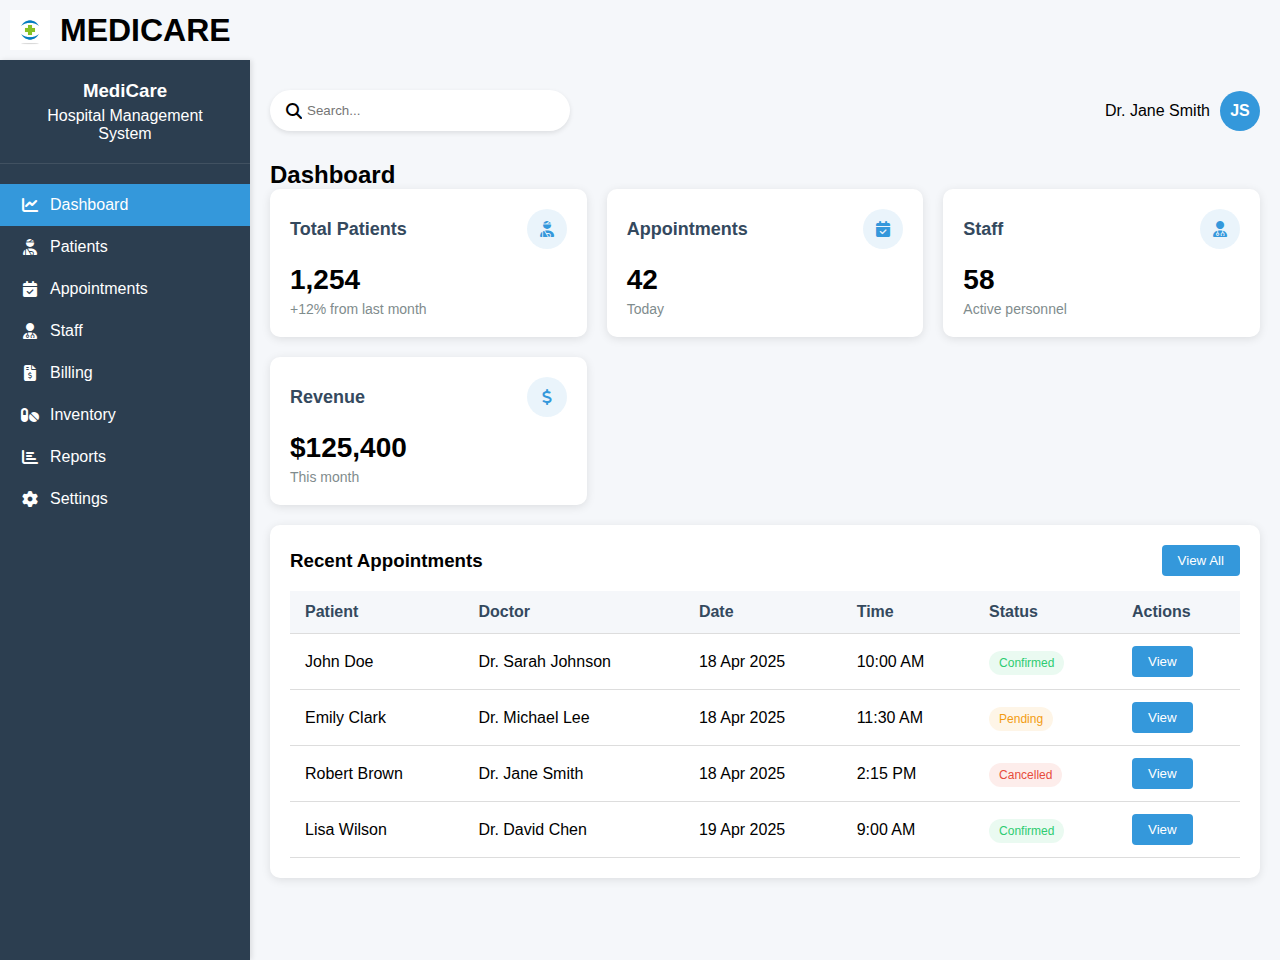
<file: src/main/resources/static/index.html>
<!DOCTYPE html>
<html lang="en">
<head>
    <meta charset="UTF-8">
    <meta name="viewport" content="width=device-width, initial-scale=1.0">
    <title>MediCare - Hospital Management System</title>
    <link rel="icon" type="png" href="image/logo.jpg">
    <link rel="stylesheet" href="style.css">
    <link rel="stylesheet" href="https://cdnjs.cloudflare.com/ajax/libs/font-awesome/6.4.0/css/all.min.css">
</head>
<body>
    <div class="logo-title">
        <img src="image/logo.jpg" alt="Logo">
        <h1>MEDICARE</h1>
      </div>
    <div class="container">
        <!-- Sidebar -->
        <div class="sidebar">
            <div class="sidebar-header">
                
                <h3>MediCare</h3>
                <p>Hospital Management System</p>
            </div>
            <div class="sidebar-menu">
                <div class="menu-item active" data-page="dashboard">
                    <i class="fas fa-chart-line"></i>
                    <span>Dashboard</span>
                </div>
                <div class="menu-item" data-page="patients">
                    <i class="fas fa-user-injured"></i>
                    <span>Patients</span>
                </div>
                <div class="menu-item" data-page="appointments">
                    <i class="fas fa-calendar-check"></i>
                    <span>Appointments</span>
                </div>
                <div class="menu-item" data-page="staff">
                    <i class="fas fa-user-md"></i>
                    <span>Staff</span>
                </div>
                <div class="menu-item" data-page="billing">
                    <i class="fas fa-file-invoice-dollar"></i>
                    <span>Billing</span>
                </div>
                <div class="menu-item" data-page="inventory">
                    <i class="fas fa-pills"></i>
                    <span>Inventory</span>
                </div>
                <div class="menu-item" data-page="reports">
                    <i class="fas fa-chart-bar"></i>
                    <span>Reports</span>
                </div>
                <div class="menu-item">
                    <i class="fas fa-cog"></i>
                    <span>Settings</span>
                </div>
            </div>
        </div>

        <!-- Main Content -->
        <div class="main-content">
            <div class="top-bar">
                <div class="search-bar">
                    <i class="fas fa-search"></i>
                    <input type="text" placeholder="Search...">
                </div>
                <div class="user-profile">
                    <span>Dr. Jane Smith</span>
                    <div class="user-avatar">JS</div>
                </div>
            </div>

            <!-- Dashboard Page -->
            <div id="dashboard-page">
                <h2>Dashboard</h2>
                <div class="dashboard">
                    <div class="card">
                        <div class="card-header">
                            <h3 class="card-title">Total Patients</h3>
                            <div class="card-icon">
                                <i class="fas fa-user-injured"></i>
                            </div>
                        </div>
                        <div class="card-value">1,254</div>
                        <div class="card-label">+12% from last month</div>
                    </div>
                    <div class="card">
                        <div class="card-header">
                            <h3 class="card-title">Appointments</h3>
                            <div class="card-icon">
                                <i class="fas fa-calendar-check"></i>
                            </div>
                        </div>
                        <div class="card-value">42</div>
                        <div class="card-label">Today</div>
                    </div>
                    <div class="card">
                        <div class="card-header">
                            <h3 class="card-title">Staff</h3>
                            <div class="card-icon">
                                <i class="fas fa-user-md"></i>
                            </div>
                        </div>
                        <div class="card-value">58</div>
                        <div class="card-label">Active personnel</div>
                    </div>
                    <div class="card">
                        <div class="card-header">
                            <h3 class="card-title">Revenue</h3>
                            <div class="card-icon">
                                <i class="fas fa-dollar-sign"></i>
                            </div>
                        </div>
                        <div class="card-value">$125,400</div>
                        <div class="card-label">This month</div>
                    </div>
                </div>

                <div class="table-container">
                    <div class="table-header">
                        <h3>Recent Appointments</h3>
                        <button class="btn btn-primary">View All</button>
                    </div>
                    <table>
                        <thead>
                            <tr>
                                <th>Patient</th>
                                <th>Doctor</th>
                                <th>Date</th>
                                <th>Time</th>
                                <th>Status</th>
                                <th>Actions</th>
                            </tr>
                        </thead>
                        <tbody>
                            <tr>
                                <td>John Doe</td>
                                <td>Dr. Sarah Johnson</td>
                                <td>18 Apr 2025</td>
                                <td>10:00 AM</td>
                                <td><span class="status active">Confirmed</span></td>
                                <td>
                                    <button class="btn btn-primary">View</button>
                                </td>
                            </tr>
                            <tr>
                                <td>Emily Clark</td>
                                <td>Dr. Michael Lee</td>
                                <td>18 Apr 2025</td>
                                <td>11:30 AM</td>
                                <td><span class="status pending">Pending</span></td>
                                <td>
                                    <button class="btn btn-primary">View</button>
                                </td>
                            </tr>
                            <tr>
                                <td>Robert Brown</td>
                                <td>Dr. Jane Smith</td>
                                <td>18 Apr 2025</td>
                                <td>2:15 PM</td>
                                <td><span class="status cancelled">Cancelled</span></td>
                                <td>
                                    <button class="btn btn-primary">View</button>
                                </td>
                            </tr>
                            <tr>
                                <td>Lisa Wilson</td>
                                <td>Dr. David Chen</td>
                                <td>19 Apr 2025</td>
                                <td>9:00 AM</td>
                                <td><span class="status active">Confirmed</span></td>
                                <td>
                                    <button class="btn btn-primary">View</button>
                                </td>
                            </tr>
                        </tbody>
                    </table>
                </div>
            </div>

            <!-- Patients Page -->
            <div id="patients-page">
                <div class="top-bar">
                    <h2>Patient Management</h2>
                    <button class="btn btn-primary" id="add-patient-btn">Add New Patient</button>
                </div>

                <div class="form-container" id="patient-form">
                    <h3 class="form-title">Add New Patient</h3>
                    <form id="new-patient-form">
                        <div class="form-row">
                            <div class="form-group">
                                <label for="firstName">First Name</label>
                                <input type="text" id="firstName" class="form-control" required>
                            </div>
                            <div class="form-group">
                                <label for="lastName">Last Name</label>
                                <input type="text" id="lastName" class="form-control" required>
                            </div>
                        </div>
                        <div class="form-row">
                            <div class="form-group">
                                <label for="dob">Date of Birth</label>
                                <input type="date" id="dob" class="form-control" required>
                            </div>
                            <div class="form-group">
                                <label for="gender">Gender</label>
                                <select id="gender" class="form-control" required>
                                    <option value="">Select Gender</option>
                                    <option value="male">Male</option>
                                    <option value="female">Female</option>
                                    <option value="other">Other</option>
                                </select>
                            </div>
                        </div>
                        <div class="form-group">
                            <label for="email">Email</label>
                            <input type="email" id="email" class="form-control" required>
                        </div>
                        <div class="form-group">
                            <label for="phone">Phone</label>
                            <input type="tel" id="phone" class="form-control" required>
                        </div>
                        <div class="form-group">
                            <label for="address">Address</label>
                            <textarea id="address" class="form-control" rows="3" required></textarea>
                        </div>
                        <div class="form-group">
                            <label for="insurance">Insurance Details</label>
                            <input type="text" id="insurance" class="form-control">
                        </div>
                        <div class="btn-container">
                            <button type="button" class="btn btn-danger" id="cancel-patient-btn">Cancel</button>
                            <button type="submit" class="btn btn-primary">Save</button>
                        </div>
                    </form>
                </div>

                <div class="table-container">
                    <table>
                        <thead>
                            <tr>
                                <th>ID</th>
                                <th>Name</th>
                                <th>Age</th>
                                <th>Gender</th>
                                <th>Phone</th>
                                <th>Last Visit</th>
                                <th>Actions</th>
                            </tr>
                        </thead>
                        <tbody>
                            <tr>
                                <td>P001</td>
                                <td>John Doe</td>
                                <td>45</td>
                                <td>Male</td>
                                <td>555-123-4567</td>
                                <td>10 Apr 2025</td>
                                <td>
                                    <button class="btn btn-primary">View</button>
                                    <button class="btn btn-primary">Edit</button>
                                </td>
                            </tr>
                            <tr>
                                <td>P002</td>
                                <td>Emily Clark</td>
                                <td>32</td>
                                <td>Female</td>
                                <td>555-987-6543</td>
                                <td>12 Apr 2025</td>
                                <td>
                                    <button class="btn btn-primary">View</button>
                                    <button class="btn btn-primary">Edit</button>
                                </td>
                            </tr>
                            <tr>
                                <td>P003</td>
                                <td>Robert Brown</td>
                                <td>58</td>
                                <td>Male</td>
                                <td>555-456-7890</td>
                                <td>15 Apr 2025</td>
                                <td>
                                    <button class="btn btn-primary">View</button>
                                    <button class="btn btn-primary">Edit</button>
                                </td>
                            </tr>
                            <tr>
                                <td>P004</td>
                                <td>Lisa Wilson</td>
                                <td>29</td>
                                <td>Female</td>
                                <td>555-789-0123</td>
                                <td>17 Apr 2025</td>
                                <td>
                                    <button class="btn btn-primary">View</button>
                                    <button class="btn btn-primary">Edit</button>
                                </td>
                            </tr>
                        </tbody>
                    </table>
                </div>
            </div>

            <!-- Appointments Page -->
            <div id="appointments-page">
                <h2>Appointments</h2>
                <!-- Appointment content will go here -->
            </div>

            <!-- Staff Page -->
            <div id="staff-page">
                <h2>Staff Management</h2>
                <!-- Staff content will go here -->
            </div>

            <!-- Billing Page -->
            <div id="billing-page">
                <h2>Billing & Payments</h2>
                <!-- Billing content will go here -->
            </div>

            <!-- Inventory Page -->
            <div id="inventory-page">
                <h2>Inventory Management</h2>
                <!-- Inventory content will go here -->
            </div>

            <!-- Reports Page -->
            <div id="reports-page">
                <h2>Reports & Analytics</h2>
                <!-- Reports content will go here -->
            </div>
        </div>
    </div>
    <script src="script.js">
        
    </script>
</body>
</html>
</file>
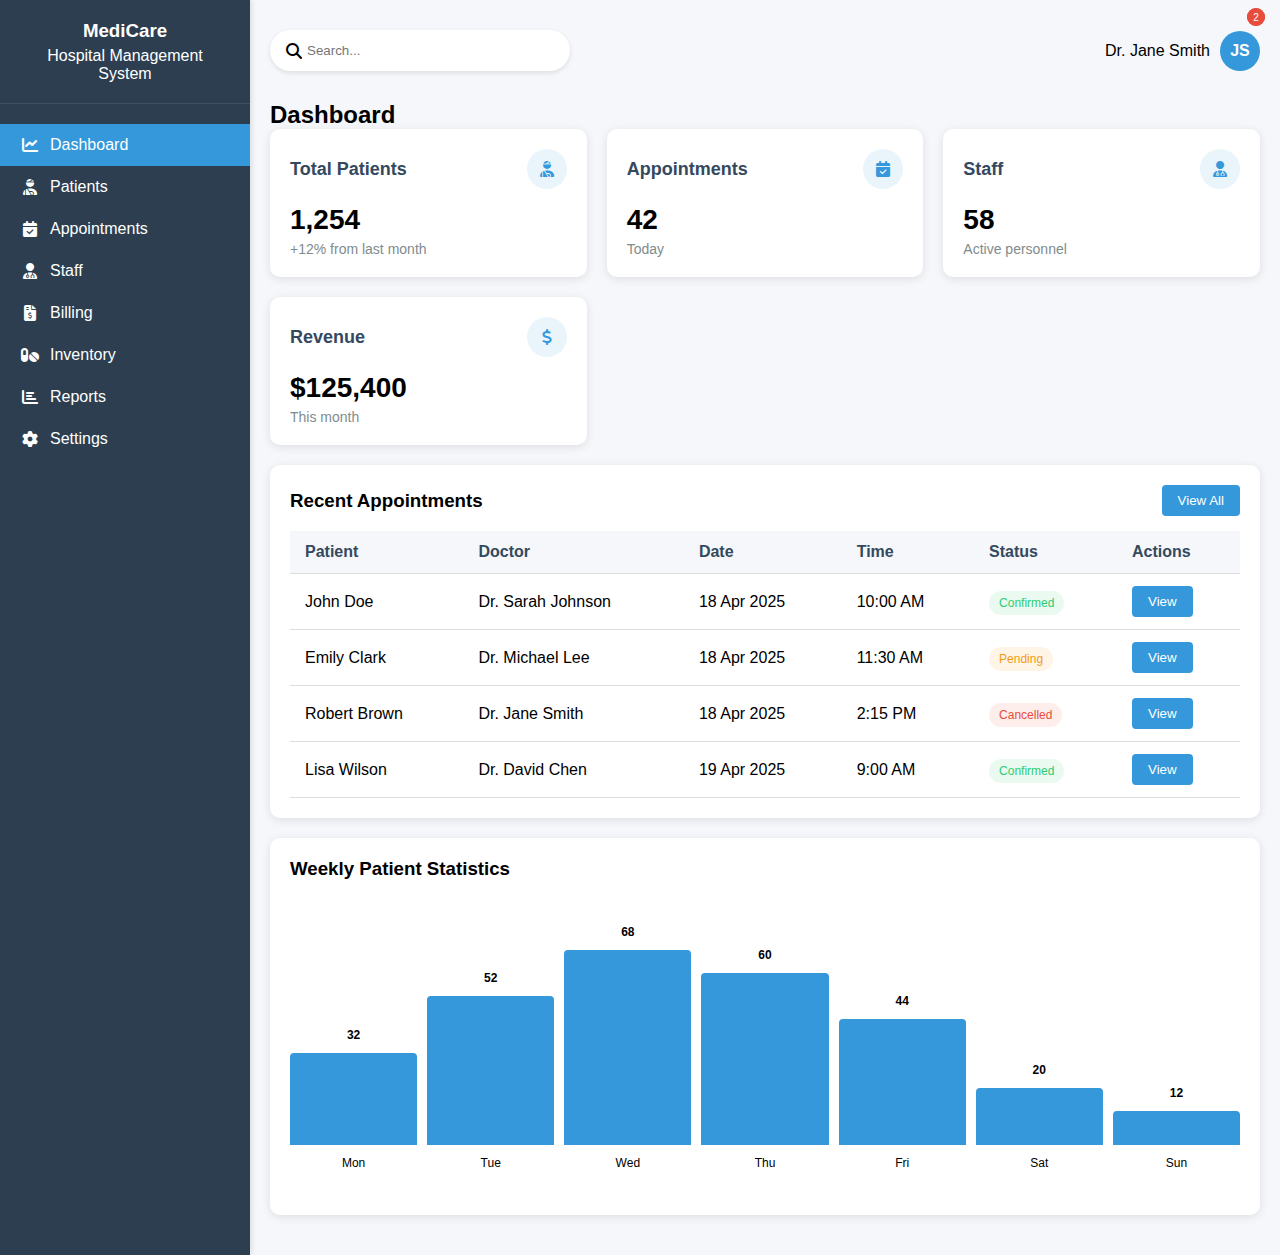
<file: src/main/resources/static/new.html>
<!DOCTYPE html>
<html lang="en">
<head>
    <meta charset="UTF-8">
    <meta name="viewport" content="width=device-width, initial-scale=1.0">
    <title>MediCare - Hospital Management System</title>
    <style>
        :root {
            --primary: #2c3e50;
            --secondary: #3498db;
            --success: #2ecc71;
            --danger: #e74c3c;
            --warning: #f39c12;
            --light: #ecf0f1;
            --dark: #34495e;
            --white: #ffffff;
        }
        
        * {
            margin: 0;
            padding: 0;
            box-sizing: border-box;
            font-family: 'Segoe UI', Tahoma, Geneva, Verdana, sans-serif;
        }
        
        body {
            background-color: #f5f7fa;
        }
        
        .container {
            display: flex;
            min-height: 100vh;
        }
        
        /* Sidebar Styles */
        .sidebar {
            width: 250px;
            background-color: var(--primary);
            color: var(--white);
            transition: all 0.3s;
            box-shadow: 2px 0 5px rgba(0, 0, 0, 0.1);
        }
        
        .sidebar-header {
            padding: 20px;
            text-align: center;
            border-bottom: 1px solid rgba(255, 255, 255, 0.1);
        }
        
        .sidebar-header h3 {
            margin-bottom: 5px;
        }
        
        .sidebar-menu {
            padding: 20px 0;
        }
        
        .menu-item {
            padding: 12px 20px;
            cursor: pointer;
            display: flex;
            align-items: center;
            transition: all 0.3s;
        }
        
        .menu-item:hover {
            background-color: rgba(255, 255, 255, 0.1);
        }
        
        .menu-item.active {
            background-color: var(--secondary);
        }
        
        .menu-item i {
            margin-right: 10px;
            width: 20px;
            text-align: center;
        }
        
        /* Main Content Styles */
        .main-content {
            flex: 1;
            padding: 20px;
            overflow-y: auto;
        }
        
        .top-bar {
            display: flex;
            justify-content: space-between;
            align-items: center;
            padding: 10px 0;
            margin-bottom: 20px;
        }
        
        .search-bar {
            display: flex;
            align-items: center;
            background-color: var(--white);
            border-radius: 24px;
            padding: 8px 16px;
            box-shadow: 0 2px 5px rgba(0, 0, 0, 0.1);
            width: 300px;
        }
        
        .search-bar input {
            border: none;
            outline: none;
            flex: 1;
            padding: 5px;
        }
        
        .user-profile {
            display: flex;
            align-items: center;
            gap: 10px;
        }
        
        .user-avatar {
            width: 40px;
            height: 40px;
            border-radius: 50%;
            background-color: var(--secondary);
            display: flex;
            justify-content: center;
            align-items: center;
            color: var(--white);
            font-weight: bold;
        }
        
        /* Dashboard Cards */
        .dashboard {
            display: grid;
            grid-template-columns: repeat(auto-fill, minmax(300px, 1fr));
            gap: 20px;
            margin-bottom: 20px;
        }
        
        .card {
            background-color: var(--white);
            border-radius: 10px;
            padding: 20px;
            box-shadow: 0 2px 10px rgba(0, 0, 0, 0.1);
        }
        
        .card-header {
            display: flex;
            justify-content: space-between;
            align-items: center;
            margin-bottom: 15px;
        }
        
        .card-title {
            font-size: 18px;
            font-weight: 600;
            color: var(--dark);
        }
        
        .card-icon {
            width: 40px;
            height: 40px;
            border-radius: 50%;
            background-color: rgba(52, 152, 219, 0.1);
            display: flex;
            justify-content: center;
            align-items: center;
            color: var(--secondary);
        }
        
        .card-value {
            font-size: 28px;
            font-weight: 700;
            margin-bottom: 5px;
        }
        
        .card-label {
            color: #7f8c8d;
            font-size: 14px;
        }
        
        /* Tables */
        .table-container {
            background-color: var(--white);
            border-radius: 10px;
            padding: 20px;
            box-shadow: 0 2px 10px rgba(0, 0, 0, 0.1);
            margin-bottom: 20px;
        }
        
        .table-header {
            display: flex;
            justify-content: space-between;
            align-items: center;
            margin-bottom: 15px;
        }
        
        table {
            width: 100%;
            border-collapse: collapse;
        }
        
        th, td {
            padding: 12px 15px;
            text-align: left;
            border-bottom: 1px solid #ddd;
        }
        
        th {
            background-color: #f5f7fa;
            color: var(--dark);
            font-weight: 600;
        }
        
        tr:hover {
            background-color: #f9f9f9;
        }
        
        .status {
            padding: 5px 10px;
            border-radius: 15px;
            font-size: 12px;
            font-weight: 500;
        }
        
        .status.active {
            background-color: rgba(46, 204, 113, 0.1);
            color: var(--success);
        }
        
        .status.pending {
            background-color: rgba(243, 156, 18, 0.1);
            color: var(--warning);
        }
        
        .status.cancelled {
            background-color: rgba(231, 76, 60, 0.1);
            color: var(--danger);
        }
        
        .btn {
            padding: 8px 16px;
            border: none;
            border-radius: 4px;
            cursor: pointer;
            font-weight: 500;
            transition: all 0.3s;
        }
        
        .btn-primary {
            background-color: var(--secondary);
            color: var(--white);
        }
        
        .btn-primary:hover {
            background-color: #2980b9;
        }
        
        .btn-danger {
            background-color: var(--danger);
            color: var(--white);
        }
        
        .btn-danger:hover {
            background-color: #c0392b;
        }
        
        /* Form Styles */
        .form-container {
            background-color: var(--white);
            border-radius: 10px;
            padding: 20px;
            box-shadow: 0 2px 10px rgba(0, 0, 0, 0.1);
            margin-bottom: 20px;
            display: none;
        }
        
        .form-title {
            font-size: 20px;
            font-weight: 600;
            margin-bottom: 20px;
            color: var(--dark);
        }
        
        .form-group {
            margin-bottom: 15px;
        }
        
        .form-group label {
            display: block;
            margin-bottom: 5px;
            font-weight: 500;
            color: var(--dark);
        }
        
        .form-control {
            width: 100%;
            padding: 10px;
            border: 1px solid #ddd;
            border-radius: 4px;
            outline: none;
        }
        
        .form-control:focus {
            border-color: var(--secondary);
        }
        
        .form-row {
            display: flex;
            gap: 15px;
        }
        
        .form-row .form-group {
            flex: 1;
        }
        
        .btn-container {
            display: flex;
            justify-content: flex-end;
            gap: 10px;
            margin-top: 20px;
        }
        
        /* Tabs for subpages */
        .tab-container {
            margin-bottom: 20px;
        }
        
        .tabs {
            display: flex;
            gap: 5px;
            margin-bottom: 15px;
            border-bottom: 1px solid #ddd;
        }
        
        .tab {
            padding: 10px 20px;
            cursor: pointer;
            border-radius: 4px 4px 0 0;
            font-weight: 500;
        }
        
        .tab.active {
            background-color: var(--secondary);
            color: var(--white);
        }
        
        .tab-content {
            display: none;
        }
        
        .tab-content.active {
            display: block;
        }
        
        /* Calendar */
        .calendar {
            background-color: var(--white);
            border-radius: 10px;
            padding: 20px;
            box-shadow: 0 2px 10px rgba(0, 0, 0, 0.1);
            margin-bottom: 20px;
        }
        
        .calendar-header {
            display: flex;
            justify-content: space-between;
            align-items: center;
            margin-bottom: 15px;
        }
        
        .calendar-grid {
            display: grid;
            grid-template-columns: repeat(7, 1fr);
            gap: 5px;
        }
        
        .calendar-day-name {
            text-align: center;
            font-weight: 600;
            padding: 10px;
            background-color: #f5f7fa;
        }
        
        .calendar-day {
            text-align: center;
            padding: 10px;
            border: 1px solid #ddd;
            min-height: 80px;
            position: relative;
        }
        
        .calendar-day:hover {
            background-color: #f9f9f9;
        }
        
        .calendar-day.today {
            background-color: rgba(52, 152, 219, 0.1);
            border-color: var(--secondary);
        }
        
        .calendar-day .date {
            position: absolute;
            top: 5px;
            left: 5px;
            font-weight: 600;
        }
        
        .calendar-day .event {
            margin-top: 20px;
            font-size: 12px;
            background-color: rgba(46, 204, 113, 0.1);
            border-radius: 3px;
            padding: 2px 5px;
            margin-bottom: 2px;
            cursor: pointer;
        }
        
        /* Charts */
        .chart-container {
            background-color: var(--white);
            border-radius: 10px;
            padding: 20px;
            box-shadow: 0 2px 10px rgba(0, 0, 0, 0.1);
            margin-bottom: 20px;
        }
        
        .chart {
            width: 100%;
            height: 300px;
            position: relative;
        }
        
        .bar-chart {
            display: flex;
            align-items: flex-end;
            height: 250px;
            padding-top: 20px;
            gap: 10px;
        }
        
        .bar {
            flex: 1;
            background-color: var(--secondary);
            border-radius: 4px 4px 0 0;
            position: relative;
            transition: all 0.3s;
        }
        
        .bar:hover {
            background-color: #2980b9;
        }
        
        .bar-label {
            position: absolute;
            bottom: -25px;
            left: 0;
            right: 0;
            text-align: center;
            font-size: 12px;
        }
        
        .bar-value {
            position: absolute;
            top: -25px;
            left: 0;
            right: 0;
            text-align: center;
            font-size: 12px;
            font-weight: 600;
        }
        
        .pie-chart {
            width: 200px;
            height: 200px;
            border-radius: 50%;
            background: conic-gradient(
                var(--success) 0% 20%,
                var(--warning) 20% 40%,
                var(--danger) 40% 60%,
                var(--secondary) 60% 100%
            );
            margin: 20px auto;
        }
        
        .legend {
            display: flex;
            flex-wrap: wrap;
            gap: 10px;
            margin-top: 20px;
            justify-content: center;
        }
        
        .legend-item {
            display: flex;
            align-items: center;
            gap: 5px;
            font-size: 14px;
        }
        
        .legend-color {
            width: 15px;
            height: 15px;
            border-radius: 3px;
        }
        
        /* Modal */
        .modal-backdrop {
            position: fixed;
            top: 0;
            left: 0;
            width: 100%;
            height: 100%;
            background-color: rgba(0, 0, 0, 0.5);
            display: none;
            align-items: center;
            justify-content: center;
            z-index: 1000;
        }
        
        .modal {
            background-color: var(--white);
            border-radius: 10px;
            width: 600px;
            max-width: 90%;
            max-height: 90%;
            overflow-y: auto;
            padding: 20px;
            box-shadow: 0 5px 15px rgba(0, 0, 0, 0.3);
        }
        
        .modal-header {
            display: flex;
            justify-content: space-between;
            align-items: center;
            margin-bottom: 15px;
            padding-bottom: 10px;
            border-bottom: 1px solid #ddd;
        }
        
        .modal-title {
            font-size: 18px;
            font-weight: 600;
        }
        
        .modal-close {
            cursor: pointer;
            font-size: 20px;
            color: #7f8c8d;
        }
        
        .modal-body {
            margin-bottom: 15px;
        }
        
        .modal-footer {
            display: flex;
            justify-content: flex-end;
            gap: 10px;
            padding-top: 10px;
            border-top: 1px solid #ddd;
        }
        
        /* Patient Details */
        .patient-details {
            display: grid;
            grid-template-columns: repeat(2, 1fr);
            gap: 15px;
        }
        
        .patient-info {
            margin-bottom: 15px;
        }
        
        .patient-info-title {
            font-weight: 600;
            color: var(--dark);
            margin-bottom: 5px;
        }
        
        .medical-history {
            margin-top: 20px;
        }
        
        .medical-record {
            background-color: #f5f7fa;
            border-radius: 5px;
            padding: 10px;
            margin-bottom: 10px;
        }
        
        .record-date {
            font-size: 12px;
            color: #7f8c8d;
        }
        
        .record-doctor {
            font-weight: 600;
            margin-bottom: 5px;
        }
        
        /* Inventory Items */
        .inventory-grid {
            display: grid;
            grid-template-columns: repeat(auto-fill, minmax(250px, 1fr));
            gap: 20px;
        }
        
        .inventory-item {
            background-color: var(--white);
            border-radius: 10px;
            padding: 15px;
            box-shadow: 0 2px 5px rgba(0, 0, 0, 0.1);
        }
        
        .inventory-item-header {
            display: flex;
            justify-content: space-between;
            margin-bottom: 10px;
        }
        
        .inventory-item-title {
            font-weight: 600;
        }
        
        .inventory-item-category {
            font-size: 12px;
            background-color: rgba(52, 152, 219, 0.1);
            padding: 2px 5px;
            border-radius: 3px;
            color: var(--secondary);
        }
        
        .inventory-item-stock {
            margin-top: 5px;
        }
        
        .inventory-item-status {
            display: flex;
            justify-content: space-between;
            margin-top: 10px;
            font-size: 14px;
        }
        
        .low-stock {
            color: var(--danger);
        }
        
        .in-stock {
            color: var(--success);
        }
        
        /* Patient Management Page */
        #patients-page, #appointments-page, #staff-page, #billing-page, #inventory-page, #reports-page {
            display: none;
        }
        
        #dashboard-page {
            display: block;
        }
        
        /* Notification Badge */
        .badge {
            background-color: var(--danger);
            color: var(--white);
            border-radius: 50%;
            width: 18px;
            height: 18px;
            font-size: 10px;
            display: flex;
            align-items: center;
            justify-content: center;
            position: absolute;
            top: 8px;
            right: 15px;
        }
        
        /* Responsive */
        @media (max-width: 768px) {
            .container {
                flex-direction: column;
            }
            
            .sidebar {
                width: 100%;
                height: auto;
            }
            
            .dashboard {
                grid-template-columns: 1fr;
            }
            
            .form-row {
                flex-direction: column;
                gap: 0;
            }
            
            .search-bar {
                width: 100%;
            }
            
            .patient-details {
                grid-template-columns: 1fr;
            }
            
            .inventory-grid {
                grid-template-columns: 1fr;
            }
        }
    </style>
    <link rel="stylesheet" href="https://cdnjs.cloudflare.com/ajax/libs/font-awesome/6.4.0/css/all.min.css">
</head>
<body>
    <div class="container">
        <!-- Sidebar -->
        <div class="sidebar">
            <div class="sidebar-header">
                <h3>MediCare</h3>
                <p>Hospital Management System</p>
            </div>
            <div class="sidebar-menu">
                <div class="menu-item active" data-page="dashboard">
                    <i class="fas fa-chart-line"></i>
                    <span>Dashboard</span>
                </div>
                <div class="menu-item" data-page="patients">
                    <i class="fas fa-user-injured"></i>
                    <span>Patients</span>
                </div>
                <div class="menu-item" data-page="appointments">
                    <i class="fas fa-calendar-check"></i>
                    <span>Appointments</span>
                    <span class="badge">3</span>
                </div>
                <div class="menu-item" data-page="staff">
                    <i class="fas fa-user-md"></i>
                    <span>Staff</span>
                </div>
                <div class="menu-item" data-page="billing">
                    <i class="fas fa-file-invoice-dollar"></i>
                    <span>Billing</span>
                </div>
                <div class="menu-item" data-page="inventory">
                    <i class="fas fa-pills"></i>
                    <span>Inventory</span>
                    <span class="badge">2</span>
                </div>
                <div class="menu-item" data-page="reports">
                    <i class="fas fa-chart-bar"></i>
                    <span>Reports</span>
                </div>
                <div class="menu-item">
                    <i class="fas fa-cog"></i>
                    <span>Settings</span>
                </div>
            </div>
        </div>

        <!-- Main Content -->
        <div class="main-content">
            <div class="top-bar">
                <div class="search-bar">
                    <i class="fas fa-search"></i>
                    <input type="text" placeholder="Search...">
                </div>
                <div class="user-profile">
                    <span>Dr. Jane Smith</span>
                    <div class="user-avatar">JS</div>
                </div>
            </div>

            <!-- Dashboard Page -->
            <div id="dashboard-page">
                <h2>Dashboard</h2>
                <div class="dashboard">
                    <div class="card">
                        <div class="card-header">
                            <h3 class="card-title">Total Patients</h3>
                            <div class="card-icon">
                                <i class="fas fa-user-injured"></i>
                            </div>
                        </div>
                        <div class="card-value">1,254</div>
                        <div class="card-label">+12% from last month</div>
                    </div>
                    <div class="card">
                        <div class="card-header">
                            <h3 class="card-title">Appointments</h3>
                            <div class="card-icon">
                                <i class="fas fa-calendar-check"></i>
                            </div>
                        </div>
                        <div class="card-value">42</div>
                        <div class="card-label">Today</div>
                    </div>
                    <div class="card">
                        <div class="card-header">
                            <h3 class="card-title">Staff</h3>
                            <div class="card-icon">
                                <i class="fas fa-user-md"></i>
                            </div>
                        </div>
                        <div class="card-value">58</div>
                        <div class="card-label">Active personnel</div>
                    </div>
                    <div class="card">
                        <div class="card-header">
                            <h3 class="card-title">Revenue</h3>
                            <div class="card-icon">
                                <i class="fas fa-dollar-sign"></i>
                            </div>
                        </div>
                        <div class="card-value">$125,400</div>
                        <div class="card-label">This month</div>
                    </div>
                </div>

                <div class="table-container">
                    <div class="table-header">
                        <h3>Recent Appointments</h3>
                        <button class="btn btn-primary">View All</button>
                    </div>
                    <table>
                        <thead>
                            <tr>
                                <th>Patient</th>
                                <th>Doctor</th>
                                <th>Date</th>
                                <th>Time</th>
                                <th>Status</th>
                                <th>Actions</th>
                            </tr>
                        </thead>
                        <tbody>
                            <tr>
                                <td>John Doe</td>
                                <td>Dr. Sarah Johnson</td>
                                <td>18 Apr 2025</td>
                                <td>10:00 AM</td>
                                <td><span class="status active">Confirmed</span></td>
                                <td>
                                    <button class="btn btn-primary view-appointment" data-id="A001">View</button>
                                </td>
                            </tr>
                            <tr>
                                <td>Emily Clark</td>
                                <td>Dr. Michael Lee</td>
                                <td>18 Apr 2025</td>
                                <td>11:30 AM</td>
                                <td><span class="status pending">Pending</span></td>
                                <td>
                                    <button class="btn btn-primary view-appointment" data-id="A002">View</button>
                                </td>
                            </tr>
                            <tr>
                                <td>Robert Brown</td>
                                <td>Dr. Jane Smith</td>
                                <td>18 Apr 2025</td>
                                <td>2:15 PM</td>
                                <td><span class="status cancelled">Cancelled</span></td>
                                <td>
                                    <button class="btn btn-primary view-appointment" data-id="A003">View</button>
                                </td>
                            </tr>
                            <tr>
                                <td>Lisa Wilson</td>
                                <td>Dr. David Chen</td>
                                <td>19 Apr 2025</td>
                                <td>9:00 AM</td>
                                <td><span class="status active">Confirmed</span></td>
                                <td>
                                    <button class="btn btn-primary view-appointment" data-id="A004">View</button>
                                </td>
                            </tr>
                        </tbody>
                    </table>
                </div>

                <div class="chart-container">
                    <div class="table-header">
                        <h3>Weekly Patient Statistics</h3>
                    </div>
                    <div class="chart">
                        <div class="bar-chart">
                            <div class="bar" style="height: 40%;">
                                <div class="bar-value">32</div>
                                <div class="bar-label">Mon</div>
                            </div>
                            <div class="bar" style="height: 65%;">
                                <div class="bar-value">52</div>
                                <div class="bar-label">Tue</div>
                            </div>
                            <div class="bar" style="height: 85%;">
                                <div class="bar-value">68</div>
                                <div class="bar-label">Wed</div>
                            </div>
                            <div class="bar" style="height: 75%;">
                                <div class="bar-value">60</div>
                                <div class="bar-label">Thu</div>
                            </div>
                            <div class="bar" style="height: 55%;">
                                <div class="bar-value">44</div>
                                <div class="bar-label">Fri</div>
                            </div>
                            <div class="bar" style="height: 25%;">
                                <div class="bar-value">20</div>
                                <div class="bar-label">Sat</div>
                            </div>
                            <div class="bar" style="height: 15%;">
                                <div class="bar-value">12</div>
                                <div class="bar-label">Sun</div>
                            </div>
                        </div>
                    </div>
                </div>
            </div>

            <!-- Patients Page -->
            <div id="patients-page">
                <div class="top-bar">
                    <h2>Patient Management</h2>
                    <button class="btn btn-primary" id="add-patient-btn">Add New Patient</button>
                </div>

                <div class="form-container" id="patient-form">
                    <h3 class="form-title">Add New Patient</h3>
                    <form id="new-patient-form">
                        <div class="form-row">
                            <div class="form-group">
                                <label for="firstName">First Name</label>
                                <input type="text" id="firstName" class="form-control" required>
                            </div>
                            <div class="form-group">
                                <label for="lastName">Last Name</label>
                                <input type="text" id="lastName" class="form-control" required>
                            </div>
                        </div>
                        <div class="form-row">
                            <div class="form-group">
                                <label for="dob">Date of Birth</label>
                                <input type="date" id="dob" class="form-control" required>
                            </div>
                            <div class="form-group">
                                <label for="gender">Gender</label>
                                <select id="gender" class="form-control" required>
                                    <option value="">Select Gender</option>
                                    <option value="male">Male</option>
                                    <option value="female">Female</option>
                                    <option value="other">Other</option>
                                </select>
                            </div>
                        </div>
                        <div class="form-group">
                            <label for="email">Email</label>
                            <input type="email" id="email" class="form-control" required>
                        </div>
                        <div class="form-group">
                            <label for="phone">Phone</label>
                            <input type="tel" id="phone" class="form-control" required>
                        </div>
                        <div class="form-group">
                            <label for="address">Address</label>
                            <textarea id="address" class="form-control" rows="3" required></textarea>
                        </div>
                        <div class="form-group">
                            <label for="insurance">Insurance Details</label>
                            <input type="text" id="insurance" class="form-control">
                        </div>
                        <div class="btn-container">
                            <button type="button" class="btn btn-danger" id="cancel-patient-btn">Cancel</button>
                            <button type="submit" class="btn btn-primary">Save</button>
                        </div>
                    </form>
                </div>

                <div class="table-container">
                    <table>
                        <thead>
                            <tr>
                                <th>ID</th>
                                <th>Name</th>
                                <th>Age</th>
                                <th>Gender</th>
                                <th>Phone</th>
                                <th>Last Visit</th>
                                <th>Actions</th>
                            </tr>
                        </thead>
                        <tbody>
                            <tr>
                                <td>P001</td>
                                <td>John Doe</td>
                                <td>45</td>
                                <td>Male</td>
                                <td>555-123-4567</td>
                                <td>10 Apr 2025</td>
                                <td>
                                    <button class="btn btn-primary view-patient" data-id="P001">View</button>
                                    <button class="btn btn-primary edit-patient" data-id="P001">Edit</button>
                                </td>
                            </tr>
                            <tr>
                                <td>P002</td>
                                <td>Emily Clark</td>
                                <td>32</td>
                                <td>Female</td>
                                <td>555-987-6543</td>
                                <td>12 Apr 2025</td>
                                <td>
                                    <button class="btn btn-primary view-patient" data-id="P002">View</button>
                                    <button class="btn btn-primary edit-patient" data-id="P002">Edit</button>
                                </td>
                            </tr>
                            <tr>
                                <td>P003</td>
                                <td>Robert Brown</td>
                                <td>58</td>
                                <td>Male</td>
                                <td>555-456-7890</td>
                                <td>15 Apr 2025</td>
                                <td>
                                    <button class="btn btn-primary view-patient" data-id="P003">View</button>
                                    <button class="btn btn-primary edit-patient" data-id="P003">Edit</button>
                                </td>
                            </tr>
                            <tr>
                                <td>P004</td>
                                <td>Lisa Wilson</td>
                                <td>29</td>
                                <td>Female</td>
                                <td>555-789-0123</td>
                                <td>17 Apr 2025</td>
                                <td>
                                    <button class="btn btn-primary view-patient" data-id="P004">View</button>
                                    <button class="btn btn-primary edit-patient" data-id="P004">Edit</button>
                                </td>
                            </tr>
                        </tbody>
                    </table>
                </div>
                
                <!-- Patient View Modal -->
                <div class="modal-backdrop" id="patient-view-modal">
                    <div class="modal">
                        <div class="modal-header">
                            <h3 class="modal-title">Patient Details</h3>
                            <span class="modal-close">&times;</span>
                        </div>
                        <div class="modal-body">
                            <div class="patient-details">
                                <div class="patient-info">
                                    <div class="patient-info-title">Name</div>
                                    <div id="modal-patient-name">John Doe</div>
                                </div>
                                <div class="patient-info">
                                    <div class="patient-info-title">Patient ID</div>
                                    <div id="modal-patient-id">P001</div>
                                </div>
                                <div class="patient-info">
                                    <div class="patient-info-title">Age</div>
                                    <div id="modal-patient-age">45</div>
                                </div>
                                <div class="patient-info">
                                    <div class="patient-info-title">Gender</div>
                                    <div id="modal-patient-gender">Male</div>
                                </div>
                                <div class="patient-info">
                                    <div class="patient-info-title">Phone</div>
                                    <div id="modal-patient-phone">555-123-4567</div>
                                </div>
                                <div class="patient-info">
                                    <div class="patient-info-title">Email</div>
                                    <div id="modal-patient-email">john.doe@example.com</div>
                                </div>
                                <div class="patient-info">
                                    <div class="patient-info-title">Address</div>
                                    <div id="modal-patient-address">123 Main St, Anytown, USA</div>
                                </div>
                                <div class="patient-info">
                                    <div class="patient-info-title">Insurance</div>
                                    <div id="modal-patient-insurance">Medicare #12345678</div>
                                </div>
                            </div>
                            <div class="medical-history">
                                <h4>Medical History</h4>
                                <div class="medical-record">
                                    <div class="record-date">17 Apr 2025</div>
                                    <div class="record-doctor">Dr. Jane Smith</div>
                                    <div class="record-notes">Regular check-up. Blood pressure: 120/80. Patient reports occasional headaches. Prescribed Paracetamol as needed.</div>
                                </div>
                                <div class="medical-record">
                                    <div class="record-date">12 Mar 2025</div>
                                    <div class="record-doctor">Dr. David Chen</div>
                                    <div class="record-notes">Patient presented with flu symptoms. Prescribed bed rest and Nurofen.</div>
                                </div>
                            </div>
                        </div>
                        <div class="modal-footer">
                            <button class="btn btn-primary">Edit Patient</button>
                            <button class="btn btn-primary">Schedule Appointment</button>
                            <button class="btn btn-danger modal-close-btn">Close</button>
                        </div>
                    </div>
                </div>
            </div>
            <!-- Appointments Page -->
<div id="appointments-page">
    <div class="top-bar">
        <h2>Appointment Management</h2>
        <button class="btn btn-primary" id="add-appointment-btn">Schedule New Appointment</button>
    </div>

    <div class="form-container" id="appointment-form">
        <h3 class="form-title">Schedule New Appointment</h3>
        <form id="new-appointment-form">
            <div class="form-group">
                <label for="patient">Patient</label>
                <select id="patient" class="form-control" required>
                    <option value="">Select Patient</option>
                    <option value="P001">John Doe</option>
                    <option value="P002">Emily Clark</option>
                    <option value="P003">Robert Brown</option>
                    <option value="P004">Lisa Wilson</option>
                </select>
            </div>
            <div class="form-group">
                <label for="doctor">Doctor</label>
                <select id="doctor" class="form-control" required>
                    <option value="">Select Doctor</option>
                    <option value="D001">Dr. Jane Smith</option>
                    <option value="D002">Dr. Sarah Johnson</option>
                    <option value="D003">Dr. Michael Lee</option>
                    <option value="D004">Dr. David Chen</option>
                </select>
            </div>
            <div class="form-row">
                <div class="form-group">
                    <label for="date">Date</label>
                    <input type="date" id="date" class="form-control" required>
                </div>
                <div class="form-group">
                    <label for="time">Time</label>
                    <input type="time" id="time" class="form-control" required>
                </div>
            </div>
            <div class="form-group">
                <label for="reason">Reason for Visit</label>
                <textarea id="reason" class="form-control" rows="3" required></textarea>
            </div>
            <div class="form-group">
                <label for="notes">Additional Notes</label>
                <textarea id="notes" class="form-control" rows="2"></textarea>
            </div>
            <div class="btn-container">
                <button type="button" class="btn btn-danger" id="cancel-appointment-btn">Cancel</button>
                <button type="submit" class="btn btn-primary">Save</button>
            </div>
        </form>
    </div>

    <div class="tab-container">
        <div class="tabs">
            <div class="tab active" data-tab="upcoming">Upcoming</div>
            <div class="tab" data-tab="past">Past</div>
            <div class="tab" data-tab="cancelled">Cancelled</div>
        </div>
        
        <div class="tab-content active" id="upcoming-tab">
            <div class="table-container">
                <table>
                    <thead>
                        <tr>
                            <th>ID</th>
                            <th>Patient</th>
                            <th>Doctor</th>
                            <th>Date</th>
                            <th>Time</th>
                            <th>Status</th>
                            <th>Actions</th>
                        </tr>
                    </thead>
                    <tbody>
                        <tr>
                            <td>A001</td>
                            <td>John Doe</td>
                            <td>Dr. Sarah Johnson</td>
                            <td>18 Apr 2025</td>
                            <td>10:00 AM</td>
                            <td><span class="status active">Confirmed</span></td>
                            <td>
                                <button class="btn btn-primary view-appointment" data-id="A001">View</button>
                                <button class="btn btn-danger cancel-appointment" data-id="A001">Cancel</button>
                            </td>
                        </tr>
                        <tr>
                            <td>A002</td>
                            <td>Emily Clark</td>
                            <td>Dr. Michael Lee</td>
                            <td>18 Apr 2025</td>
                            <td>11:30 AM</td>
                            <td><span class="status pending">Pending</span></td>
                            <td>
                                <button class="btn btn-primary view-appointment" data-id="A002">View</button>
                                <button class="btn btn-danger cancel-appointment" data-id="A002">Cancel</button>
                            </td>
                        </tr>
                        <tr>
                            <td>A004</td>
                            <td>Lisa Wilson</td>
                            <td>Dr. David Chen</td>
                            <td>19 Apr 2025</td>
                            <td>9:00 AM</td>
                            <td><span class="status active">Confirmed</span></td>
                            <td>
                                <button class="btn btn-primary view-appointment" data-id="A004">View</button>
                                <button class="btn btn-danger cancel-appointment" data-id="A004">Cancel</button>
                            </td>
                        </tr>
                    </tbody>
                </table>
            </div>
        </div>
        
        <div class="tab-content" id="past-tab">
            <div class="table-container">
                <table>
                    <thead>
                        <tr>
                            <th>ID</th>
                            <th>Patient</th>
                            <th>Doctor</th>
                            <th>Date</th>
                            <th>Time</th>
                            <th>Status</th>
                            <th>Actions</th>
                        </tr>
                    </thead>
                    <tbody>
                        <tr>
                            <td>A005</td>
                            <td>John Doe</td>
                            <td>Dr. Jane Smith</td>
                            <td>10 Apr 2025</td>
                            <td>2:00 PM</td>
                            <td><span class="status active">Completed</span></td>
                            <td>
                                <button class="btn btn-primary view-appointment" data-id="A005">View</button>
                            </td>
                        </tr>
                        <tr>
                            <td>A006</td>
                            <td>Robert Brown</td>
                            <td>Dr. David Chen</td>
                            <td>11 Apr 2025</td>
                            <td>11:00 AM</td>
                            <td><span class="status active">Completed</span></td>
                            <td>
                                <button class="btn btn-primary view-appointment" data-id="A006">View</button>
                            </td>
                        </tr>
                    </tbody>
                </table>
            </div>
        </div>
        
        <div class="tab-content" id="cancelled-tab">
            <div class="table-container">
                <table>
                    <thead>
                        <tr>
                            <th>ID</th>
                            <th>Patient</th>
                            <th>Doctor</th>
                            <th>Date</th>
                            <th>Time</th>
                            <th>Status</th>
                            <th>Actions</th>
                        </tr>
                    </thead>
                    <tbody>
                        <tr>
                            <td>A003</td>
                            <td>Robert Brown</td>
                            <td>Dr. Jane Smith</td>
                            <td>18 Apr 2025</td>
                            <td>2:15 PM</td>
                            <td><span class="status cancelled">Cancelled</span></td>
                            <td>
                                <button class="btn btn-primary view-appointment" data-id="A003">View</button>
                            </td>
                        </tr>
                    </tbody>
                </table>
            </div>
        </div>
    </div>
    
    <!-- Appointment View Modal -->
    <div class="modal-backdrop" id="appointment-view-modal">
        <div class="modal">
            <div class="modal-header">
                <h3 class="modal-title">Appointment Details</h3>
                <span class="modal-close">&times;</span>
            </div>
            <div class="modal-body">
                <div class="patient-details">
                    <div class="patient-info">
                        <div class="patient-info-title">Appointment ID</div>
                        <div id="modal-appointment-id">A001</div>
                    </div>
                    <div class="patient-info">
                        <div class="patient-info-title">Patient</div>
                        <div id="modal-appointment-patient">John Doe</div>
                    </div>
                    <div class="patient-info">
                        <div class="patient-info-title">Doctor</div>
                        <div id="modal-appointment-doctor">Dr. Sarah Johnson</div>
                    </div>
                    <div class="patient-info">
                        <div class="patient-info-title">Date</div>
                        <div id="modal-appointment-date">18 Apr 2025</div>
                    </div>
                    <div class="patient-info">
                        <div class="patient-info-title">Time</div>
                        <div id="modal-appointment-time">10:00 AM</div>
                    </div>
                    <div class="patient-info">
                        <div class="patient-info-title">Status</div>
                        <div id="modal-appointment-status">Confirmed</div>
                    </div>
                    <div class="patient-info">
                        <div class="patient-info-title">Reason for Visit</div>
                        <div id="modal-appointment-reason">Regular check-up and medication review</div>
                    </div>
                    <div class="patient-info">
                        <div class="patient-info-title">Notes</div>
                        <div id="modal-appointment-notes">Patient has been experiencing occasional headaches</div>
                    </div>
                </div>
            </div>
            <div class="modal-footer">
                <button class="btn btn-primary" id="edit-appointment-btn">Reschedule</button>
                <button class="btn btn-danger" id="cancel-modal-appointment-btn">Cancel Appointment</button>
                <button class="btn btn-danger modal-close-btn">Close</button>
            </div>
        </div>
    </div>
</div>

<!-- Staff Page -->
<div id="staff-page">
    <div class="top-bar">
        <h2>Staff Management</h2>
        <button class="btn btn-primary" id="add-staff-btn">Add New Staff</button>
    </div>

    <div class="form-container" id="staff-form">
        <h3 class="form-title">Add New Staff</h3>
        <form id="new-staff-form">
            <div class="form-row">
                <div class="form-group">
                    <label for="staffFirstName">First Name</label>
                    <input type="text" id="staffFirstName" class="form-control" required>
                </div>
                <div class="form-group">
                    <label for="staffLastName">Last Name</label>
                    <input type="text" id="staffLastName" class="form-control" required>
                </div>
            </div>
            <div class="form-group">
                <label for="staffRole">Role</label>
                <select id="staffRole" class="form-control" required>
                    <option value="">Select Role</option>
                    <option value="doctor">Doctor</option>
                    <option value="nurse">Nurse</option>
                    <option value="receptionist">Receptionist</option>
                    <option value="admin">Administrator</option>
                    <option value="lab">Lab Technician</option>
                </select>
            </div>
            <div class="form-group">
                <label for="staffSpecialty">Specialty</label>
                <select id="staffSpecialty" class="form-control">
                    <option value="">Select Specialty (if applicable)</option>
                    <option value="cardiology">Cardiology</option>
                    <option value="neurology">Neurology</option>
                    <option value="pediatrics">Pediatrics</option>
                    <option value="orthopedics">Orthopedics</option>
                    <option value="gynecology">Gynecology</option>
                    <option value="dermatology">Dermatology</option>
                </select>
            </div>
            <div class="form-row">
                <div class="form-group">
                    <label for="staffEmail">Email</label>
                    <input type="email" id="staffEmail" class="form-control" required>
                </div>
                <div class="form-group">
                    <label for="staffPhone">Phone</label>
                    <input type="tel" id="staffPhone" class="form-control" required>
                </div>
            </div>
            <div class="form-group">
                <label for="staffAddress">Address</label>
                <textarea id="staffAddress" class="form-control" rows="2" required></textarea>
            </div>
            <div class="form-row">
                <div class="form-group">
                    <label for="staffJoinDate">Join Date</label>
                    <input type="date" id="staffJoinDate" class="form-control" required>
                </div>
                <div class="form-group">
                    <label for="staffStatus">Status</label>
                    <select id="staffStatus" class="form-control" required>
                        <option value="active">Active</option>
                        <option value="onLeave">On Leave</option>
                        <option value="terminated">Terminated</option>
                    </select>
                </div>
            </div>
            <div class="btn-container">
                <button type="button" class="btn btn-danger" id="cancel-staff-btn">Cancel</button>
                <button type="submit" class="btn btn-primary">Save</button>
            </div>
        </form>
    </div>

    <div class="table-container">
        <table>
            <thead>
                <tr>
                    <th>ID</th>
                    <th>Name</th>
                    <th>Role</th>
                    <th>Specialty</th>
                    <th>Email</th>
                    <th>Phone</th>
                    <th>Status</th>
                    <th>Actions</th>
                </tr>
            </thead>
            <tbody>
                <tr>
                    <td>D001</td>
                    <td>Dr. Jane Smith</td>
                    <td>Doctor</td>
                    <td>Cardiology</td>
                    <td>jane.smith@medicare.com</td>
                    <td>555-111-2222</td>
                    <td><span class="status active">Active</span></td>
                    <td>
                        <button class="btn btn-primary view-staff" data-id="D001">View</button>
                        <button class="btn btn-primary edit-staff" data-id="D001">Edit</button>
                    </td>
                </tr>
                <tr>
                    <td>D002</td>
                    <td>Dr. Sarah Johnson</td>
                    <td>Doctor</td>
                    <td>Neurology</td>
                    <td>sarah.johnson@medicare.com</td>
                    <td>555-222-3333</td>
                    <td><span class="status active">Active</span></td>
                    <td>
                        <button class="btn btn-primary view-staff" data-id="D002">View</button>
                        <button class="btn btn-primary edit-staff" data-id="D002">Edit</button>
                    </td>
                </tr>
                <tr>
                    <td>N001</td>
                    <td>Amanda Torres</td>
                    <td>Nurse</td>
                    <td>-</td>
                    <td>amanda.torres@medicare.com</td>
                    <td>555-333-4444</td>
                    <td><span class="status active">Active</span></td>
                    <td>
                        <button class="btn btn-primary view-staff" data-id="N001">View</button>
                        <button class="btn btn-primary edit-staff" data-id="N001">Edit</button>
                    </td>
                </tr>
                <tr>
                    <td>N002</td>
                    <td>Mark Wilson</td>
                    <td>Nurse</td>
                    <td>-</td>
                    <td>mark.wilson@medicare.com</td>
                    <td>555-444-5555</td>
                    <td><span class="status pending">On Leave</span></td>
                    <td>
                        <button class="btn btn-primary view-staff" data-id="N002">View</button>
                        <button class="btn btn-primary edit-staff" data-id="N002">Edit</button>
                    </td>
                </tr>
            </tbody>
        </table>
    </div>
    
    <!-- Staff View Modal -->
    <div class="modal-backdrop" id="staff-view-modal">
        <div class="modal">
            <div class="modal-header">
                <h3 class="modal-title">Staff Details</h3>
                <span class="modal-close">&times;</span>
            </div>
            <div class="modal-body">
                <div class="patient-details">
                    <div class="patient-info">
                        <div class="patient-info-title">Staff ID</div>
                        <div id="modal-staff-id">D001</div>
                    </div>
                    <div class="patient-info">
                        <div class="patient-info-title">Name</div>
                        <div id="modal-staff-name">Dr. Jane Smith</div>
                    </div>
                    <div class="patient-info">
                        <div class="patient-info-title">Role</div>
                        <div id="modal-staff-role">Doctor</div>
                    </div>
                    <div class="patient-info">
                        <div class="patient-info-title">Specialty</div>
                        <div id="modal-staff-specialty">Cardiology</div>
                    </div>
                    <div class="patient-info">
                        <div class="patient-info-title">Email</div>
                        <div id="modal-staff-email">jane.smith@medicare.com</div>
                    </div>
                    <div class="patient-info">
                        <div class="patient-info-title">Phone</div>
                        <div id="modal-staff-phone">555-111-2222</div>
                    </div>
                    <div class="patient-info">
                        <div class="patient-info-title">Address</div>
                        <div id="modal-staff-address">456 Oak Ave, Anytown, USA</div>
                    </div>
                    <div class="patient-info">
                        <div class="patient-info-title">Join Date</div>
                        <div id="modal-staff-joindate">15 Jan 2022</div>
                    </div>
                    <div class="patient-info">
                        <div class="patient-info-title">Status</div>
                        <div id="modal-staff-status">Active</div>
                    </div>
                </div>

                <div class="medical-history">
                    <h4>Schedule</h4>
                    <div class="table-container">
                        <table>
                            <thead>
                                <tr>
                                    <th>Day</th>
                                    <th>Start Time</th>
                                    <th>End Time</th>
                                </tr>
                            </thead>
                            <tbody>
                                <tr>
                                    <td>Monday</td>
                                    <td>9:00 AM</td>
                                    <td>5:00 PM</td>
                                </tr>
                                <tr>
                                    <td>Tuesday</td>
                                    <td>9:00 AM</td>
                                    <td>5:00 PM</td>
                                </tr>
                                <tr>
                                    <td>Wednesday</td>
                                    <td>9:00 AM</td>
                                    <td>5:00 PM</td>
                                </tr>
                                <tr>
                                    <td>Thursday</td>
                                    <td>9:00 AM</td>
                                    <td>5:00 PM</td>
                                </tr>
                                <tr>
                                    <td>Friday</td>
                                    <td>9:00 AM</td>
                                    <td>3:00 PM</td>
                                </tr>
                            </tbody>
                        </table>
                    </div>
                </div>
            </div>
            <div class="modal-footer">
                <button class="btn btn-primary">Edit Staff</button>
                <button class="btn btn-primary">View Appointments</button>
                <button class="btn btn-danger modal-close-btn">Close</button>
            </div>
        </div>
    </div>
</div>

<!-- Billing Page -->
<div id="billing-page">
    <div class="top-bar">
        <h2>Billing Management</h2>
        <button class="btn btn-primary" id="add-bill-btn">Create New Invoice</button>
    </div>

    <div class="form-container" id="billing-form">
        <h3 class="form-title">Create New Invoice</h3>
        <form id="new-billing-form">
            <div class="form-row">
                <div class="form-group">
                    <label for="billPatient">Patient</label>
                    <select id="billPatient" class="form-control" required>
                        <option value="">Select Patient</option>
                        <option value="P001">John Doe</option>
                        <option value="P002">Emily Clark</option>
                        <option value="P003">Robert Brown</option>
                        <option value="P004">Lisa Wilson</option>
                    </select>
                </div>
                <div class="form-group">
                    <label for="billDate">Invoice Date</label>
                    <input type="date" id="billDate" class="form-control" required>
                </div>
            </div>
            <div class="form-group">
                <label>Services</label>
                <div id="services-container">
                    <div class="form-row service-row">
                        <div class="form-group" style="flex: 2;">
                            <select class="form-control service-select" required>
                                <option value="">Select Service</option>
                                <option value="consultation">Consultation</option>
                                <option value="labTest">Lab Test</option>
                                <option value="xray">X-Ray</option>
                                <option value="surgery">Surgery</option>
                                <option value="medication">Medication</option>
                            </select>
                        </div>
                        <div class="form-group" style="flex: 1;">
                            <input type="number" class="form-control service-quantity" placeholder="Quantity" min="1" value="1" required>
                        </div>
                        <div class="form-group" style="flex: 1;">
                            <input type="number" class="form-control service-price" placeholder="Price" min="0" step="0.01" required>
                        </div>
                        <div class="form-group" style="flex: 0.5;">
                            <button type="button" class="btn btn-danger remove-service">&times;</button>
                        </div>
                    </div>
                </div>
                <button type="button" class="btn btn-primary" id="add-service-btn">Add Service</button>
            </div>
            <div class="form-row">
                <div class="form-group">
                    <label for="billSubtotal">Subtotal</label>
                    <input type="text" id="billSubtotal" class="form-control" readonly>
                </div>
                <div class="form-group">
                    <label for="billTax">Tax (10%)</label>
                    <input type="text" id="billTax" class="form-control" readonly>
                </div>
                <div class="form-group">
                    <label for="billTotal">Total</label>
                    <input type="text" id="billTotal" class="form-control" readonly>
                </div>
            </div>
            <div class="form-group">
                <label for="billNotes">Notes</label>
                <textarea id="billNotes" class="form-control" rows="2"></textarea>
            </div>
            <div class="btn-container">
                <button type="button" class="btn btn-danger" id="cancel-bill-btn">Cancel</button>
                <button type="submit" class="btn btn-primary">Save</button>
            </div>
        </form>
    </div>

    <div class="tab-container">
        <div class="tabs">
            <div class="tab active" data-tab="unpaid">Unpaid</div>
            <div class="tab" data-tab="paid">Paid</div>
            <div class="tab" data-tab="all-bills">All Invoices</div>
        </div>
        
        <div class="tab-content active" id="unpaid-tab">
            <div class="table-container">
                <table>
                    <thead>
                        <tr>
                            <th>Invoice #</th>
                            <th>Patient</th>
                            <th>Date</th>
                            <th>Amount</th>
                            <th>Status</th>
                            <th>Actions</th>
                        </tr>
                    </thead>
                    <tbody>
                        <tr>
                            <td>INV-2025-042</td>
                            <td>John Doe</td>
                            <td>15 Apr 2025</td>
                            <td>$345.50</td>
                            <td><span class="status pending">Unpaid</span></td>
                            <td>
                                <button class="btn btn-primary view-bill" data-id="INV-2025-042">View</button>
                                <button class="btn btn-primary mark-paid" data-id="INV-2025-042">Mark Paid</button>
                            </td>
                        </tr>
                        <tr>
                            <td>INV-2025-043</td>
                            <td>Emily Clark</td>
                            <td>16 Apr 2025</td>
                            <td>$180.00</td>
                            <td><span class="status pending">Unpaid</span></td>
                            <td>
                                <button class="btn btn-primary view-bill" data-id="INV-2025-043">View</button>
                                <button class="btn btn-primary mark-paid" data-id="INV-2025-043">Mark Paid</button>
                            </td>
                        </tr>
                    </tbody>
                </table>
            </div>
        </div>
        
        <div class="tab-content" id="paid-tab">
            <div class="table-container">
                <table>
                    <thead>
                        <tr>
                            <th>Invoice #</th>
                            <th>Patient</th>
                            <th>Date</th>
                            <th>Amount</th>
                            <th>Payment Date</th>
                            <th>Actions</th>
                        </tr>
                    </thead>
                    <tbody>
                        <tr>
                            <td>INV-2025-040</td>
                            <td>Robert Brown</td>
                            <td>10 Apr 2025</td>
                            <td>$520.75</td>
                            <td>12 Apr 2025</td>
                            <td>
                                <button class="btn btn-primary view-bill" data-id="INV-2025-040">View</button>
                            </td>
                        </tr>
                        <tr>
                            <td>INV-2025-041</td>
                            <td>Lisa Wilson</td>
                            <td>12 Apr 2025</td>
                            <td>$125.00</td>
                            <td>12 Apr 2025</td>
                            <td>
                                <button class="btn btn-primary view-bill" data-id="INV-2025-041">View</button>
                            </td>
                        </tr>
                    </tbody>
                </table>
            </div>
        </div>
        
        <div class="tab-content" id="all-bills-tab">
            <div class="table-container">
                <table>
                    <thead>
                        <tr>
                            <th>Invoice #</th>
                            <th>Patient</th>
                            <th>Date</th>
                            <th>Amount</th>
                            <th>Status</th>
                            <th>Actions</th>
                        </tr>
                    </thead>
                    <tbody>
                        <tr>
                            <td>INV-2025-040</td>
                            <td>Robert Brown</td>
                            <td>10 Apr 2025</td>
                            <td>$520.75</td>
                            <td><span class="status active">Paid</span></td>
                            <td>
                                <button class="btn btn-primary view-bill" data-id="INV-2025-040">View</button>
                            </td>
                        </tr>
                        <tr>
                            <td>INV-2025-041</td>
                            <td>Lisa Wilson</td>
                            <td>12 Apr 2025</td>
                            <td>$125.00</td>
                            <td><span class="status active">Paid</span></td>
                            <td>
                                <button class="btn btn-primary view-bill" data-id="INV-2025-041">View</button>
                            </td>
                        </tr>
                        <tr>
                            <td>INV-2025-042</td>
                            <td>John Doe</td>
                            <td>15 Apr 2025</td>
                            <td>$345.50</td>
                            <td><span class="status pending">Unpaid</span></td>
                            <td>
                                <button class="btn btn-primary view-bill" data-id="INV-2025-042">View</button>
                            </td>
                        </tr>
                        <tr>
                            <td>INV-2025-043</td>
</file>
<file: src/main/resources/static/style.css>
:root {
    --primary: #2c3e50;
    --secondary: #3498db;
    --success: #2ecc71;
    --danger: #e74c3c;
    --warning: #f39c12;
    --light: #ecf0f1;
    --dark: #34495e;
    --white: #ffffff;
}

* {
    margin: 0;
    padding: 0;
    box-sizing: border-box;
    font-family: 'Segoe UI', Tahoma, Geneva, Verdana, sans-serif;
}

.logo-title {
display: flex;
align-items: center;
gap: 10px;
padding: 10px;
font-family: sans-serif;
}
.logo-title img {
height: 40px;
}

body {
    background-color: #f5f7fa;
}

.container {
    display: flex;
    min-height: 100vh;
}

/* Sidebar Styles */
.sidebar {
    width: 250px;
    background-color: var(--primary);
    color: var(--white);
    transition: all 0.3s;
    box-shadow: 2px 0 5px rgba(0, 0, 0, 0.1);
}

.sidebar-header {
    padding: 20px;
    text-align: center;
    border-bottom: 1px solid rgba(255, 255, 255, 0.1);
}

.sidebar-header h3 {
    margin-bottom: 5px;
}

.sidebar-menu {
    padding: 20px 0;
}

.menu-item {
    padding: 12px 20px;
    cursor: pointer;
    display: flex;
    align-items: center;
    transition: all 0.3s;
}

.menu-item:hover {
    background-color: rgba(255, 255, 255, 0.1);
}

.menu-item.active {
    background-color: var(--secondary);
}

.menu-item i {
    margin-right: 10px;
    width: 20px;
    text-align: center;
}

/* Main Content Styles */
.main-content {
    flex: 1;
    padding: 20px;
    overflow-y: auto;
}

.top-bar {
    display: flex;
    justify-content: space-between;
    align-items: center;
    padding: 10px 0;
    margin-bottom: 20px;
}

.search-bar {
    display: flex;
    align-items: center;
    background-color: var(--white);
    border-radius: 24px;
    padding: 8px 16px;
    box-shadow: 0 2px 5px rgba(0, 0, 0, 0.1);
    width: 300px;
}

.search-bar input {
    border: none;
    outline: none;
    flex: 1;
    padding: 5px;
}

.user-profile {
    display: flex;
    align-items: center;
    gap: 10px;
}

.user-avatar {
    width: 40px;
    height: 40px;
    border-radius: 50%;
    background-color: var(--secondary);
    display: flex;
    justify-content: center;
    align-items: center;
    color: var(--white);
    font-weight: bold;
}

/* Dashboard Cards */
.dashboard {
    display: grid;
    grid-template-columns: repeat(auto-fill, minmax(300px, 1fr));
    gap: 20px;
    margin-bottom: 20px;
}

.card {
    background-color: var(--white);
    border-radius: 10px;
    padding: 20px;
    box-shadow: 0 2px 10px rgba(0, 0, 0, 0.1);
}

.card-header {
    display: flex;
    justify-content: space-between;
    align-items: center;
    margin-bottom: 15px;
}

.card-title {
    font-size: 18px;
    font-weight: 600;
    color: var(--dark);
}

.card-icon {
    width: 40px;
    height: 40px;
    border-radius: 50%;
    background-color: rgba(52, 152, 219, 0.1);
    display: flex;
    justify-content: center;
    align-items: center;
    color: var(--secondary);
}

.card-value {
    font-size: 28px;
    font-weight: 700;
    margin-bottom: 5px;
}

.card-label {
    color: #7f8c8d;
    font-size: 14px;
}

/* Tables */
.table-container {
    background-color: var(--white);
    border-radius: 10px;
    padding: 20px;
    box-shadow: 0 2px 10px rgba(0, 0, 0, 0.1);
    margin-bottom: 20px;
}

.table-header {
    display: flex;
    justify-content: space-between;
    align-items: center;
    margin-bottom: 15px;
}

table {
    width: 100%;
    border-collapse: collapse;
}

th, td {
    padding: 12px 15px;
    text-align: left;
    border-bottom: 1px solid #ddd;
}

th {
    background-color: #f5f7fa;
    color: var(--dark);
    font-weight: 600;
}

tr:hover {
    background-color: #f9f9f9;
}

.status {
    padding: 5px 10px;
    border-radius: 15px;
    font-size: 12px;
    font-weight: 500;
}

.status.active {
    background-color: rgba(46, 204, 113, 0.1);
    color: var(--success);
}

.status.pending {
    background-color: rgba(243, 156, 18, 0.1);
    color: var(--warning);
}

.status.cancelled {
    background-color: rgba(231, 76, 60, 0.1);
    color: var(--danger);
}

.btn {
    padding: 8px 16px;
    border: none;
    border-radius: 4px;
    cursor: pointer;
    font-weight: 500;
    transition: all 0.3s;
}

.btn-primary {
    background-color: var(--secondary);
    color: var(--white);
}

.btn-primary:hover {
    background-color: #2980b9;
}

.btn-danger {
    background-color: var(--danger);
    color: var(--white);
}

.btn-danger:hover {
    background-color: #c0392b;
}

/* Form Styles */
.form-container {
    background-color: var(--white);
    border-radius: 10px;
    padding: 20px;
    box-shadow: 0 2px 10px rgba(0, 0, 0, 0.1);
    margin-bottom: 20px;
    display: none;
}

.form-title {
    font-size: 20px;
    font-weight: 600;
    margin-bottom: 20px;
    color: var(--dark);
}

.form-group {
    margin-bottom: 15px;
}

.form-group label {
    display: block;
    margin-bottom: 5px;
    font-weight: 500;
    color: var(--dark);
}

.form-control {
    width: 100%;
    padding: 10px;
    border: 1px solid #ddd;
    border-radius: 4px;
    outline: none;
}

.form-control:focus {
    border-color: var(--secondary);
}

.form-row {
    display: flex;
    gap: 15px;
}

.form-row .form-group {
    flex: 1;
}

.btn-container {
    display: flex;
    justify-content: flex-end;
    gap: 10px;
    margin-top: 20px;
}

/* Patient Management Page */
#patients-page, #appointments-page, #staff-page, #billing-page, #inventory-page, #reports-page {
    display: none;
}

#dashboard-page {
    display: block;
}

/* Responsive */
@media (max-width: 768px) {
    .container {
        flex-direction: column;
    }
    
    .sidebar {
        width: 100%;
        height: auto;
    }
    
    .dashboard {
        grid-template-columns: 1fr;
    }
    
    .form-row {
        flex-direction: column;
        gap: 0;
    }
    
    .search-bar {
        width: 100%;
    }
}
</file>
